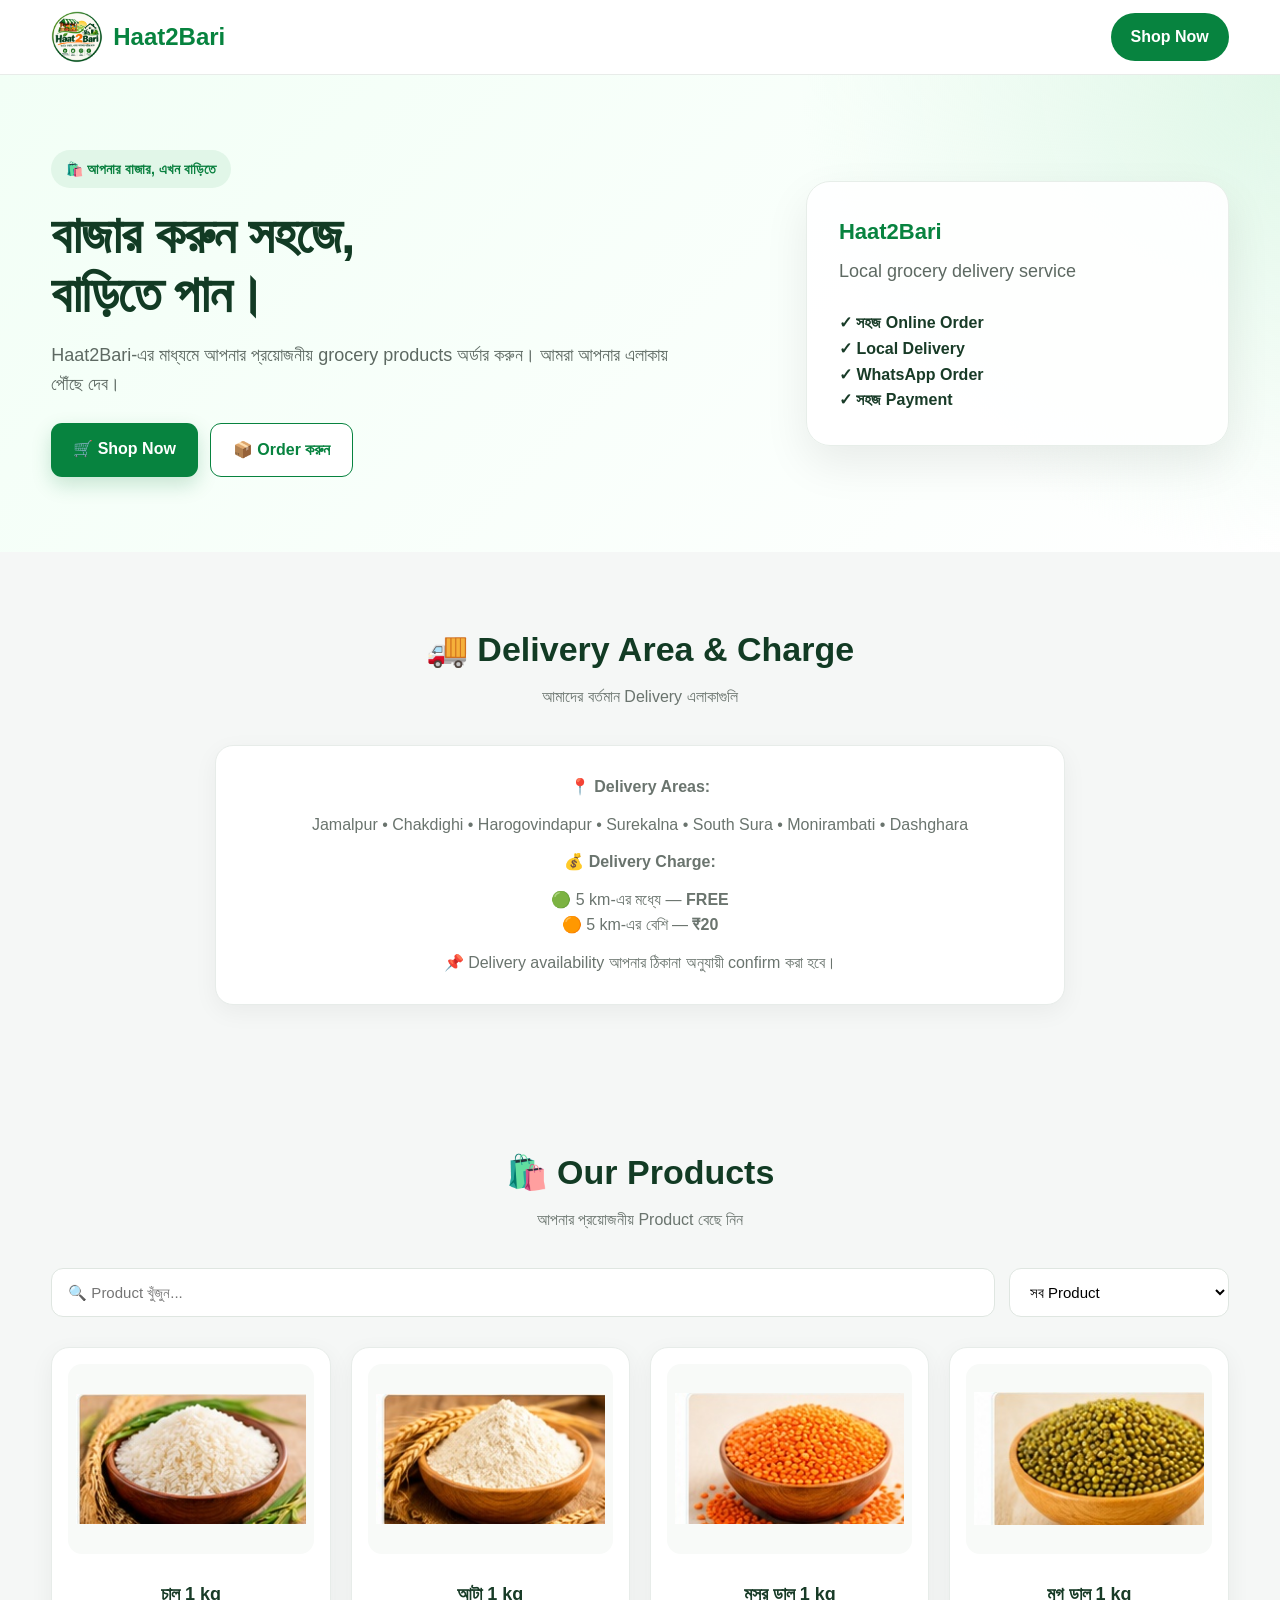
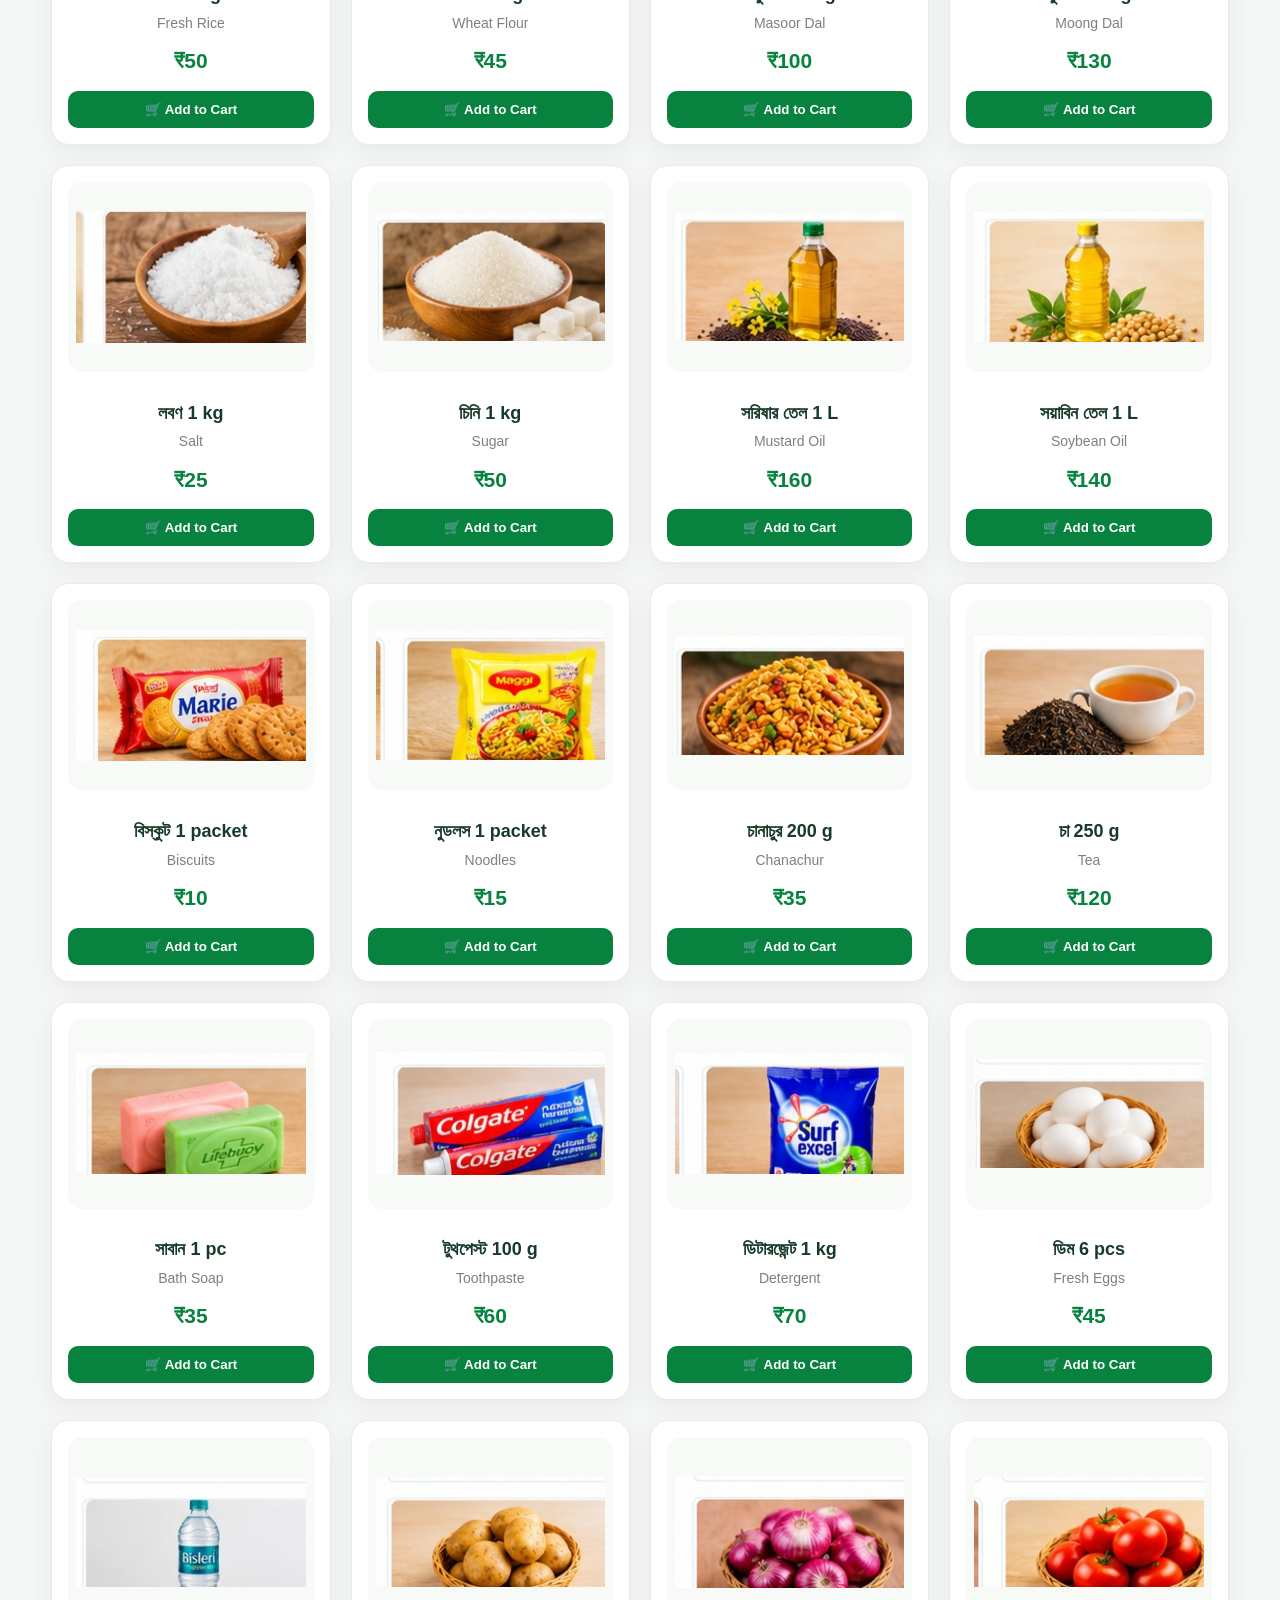
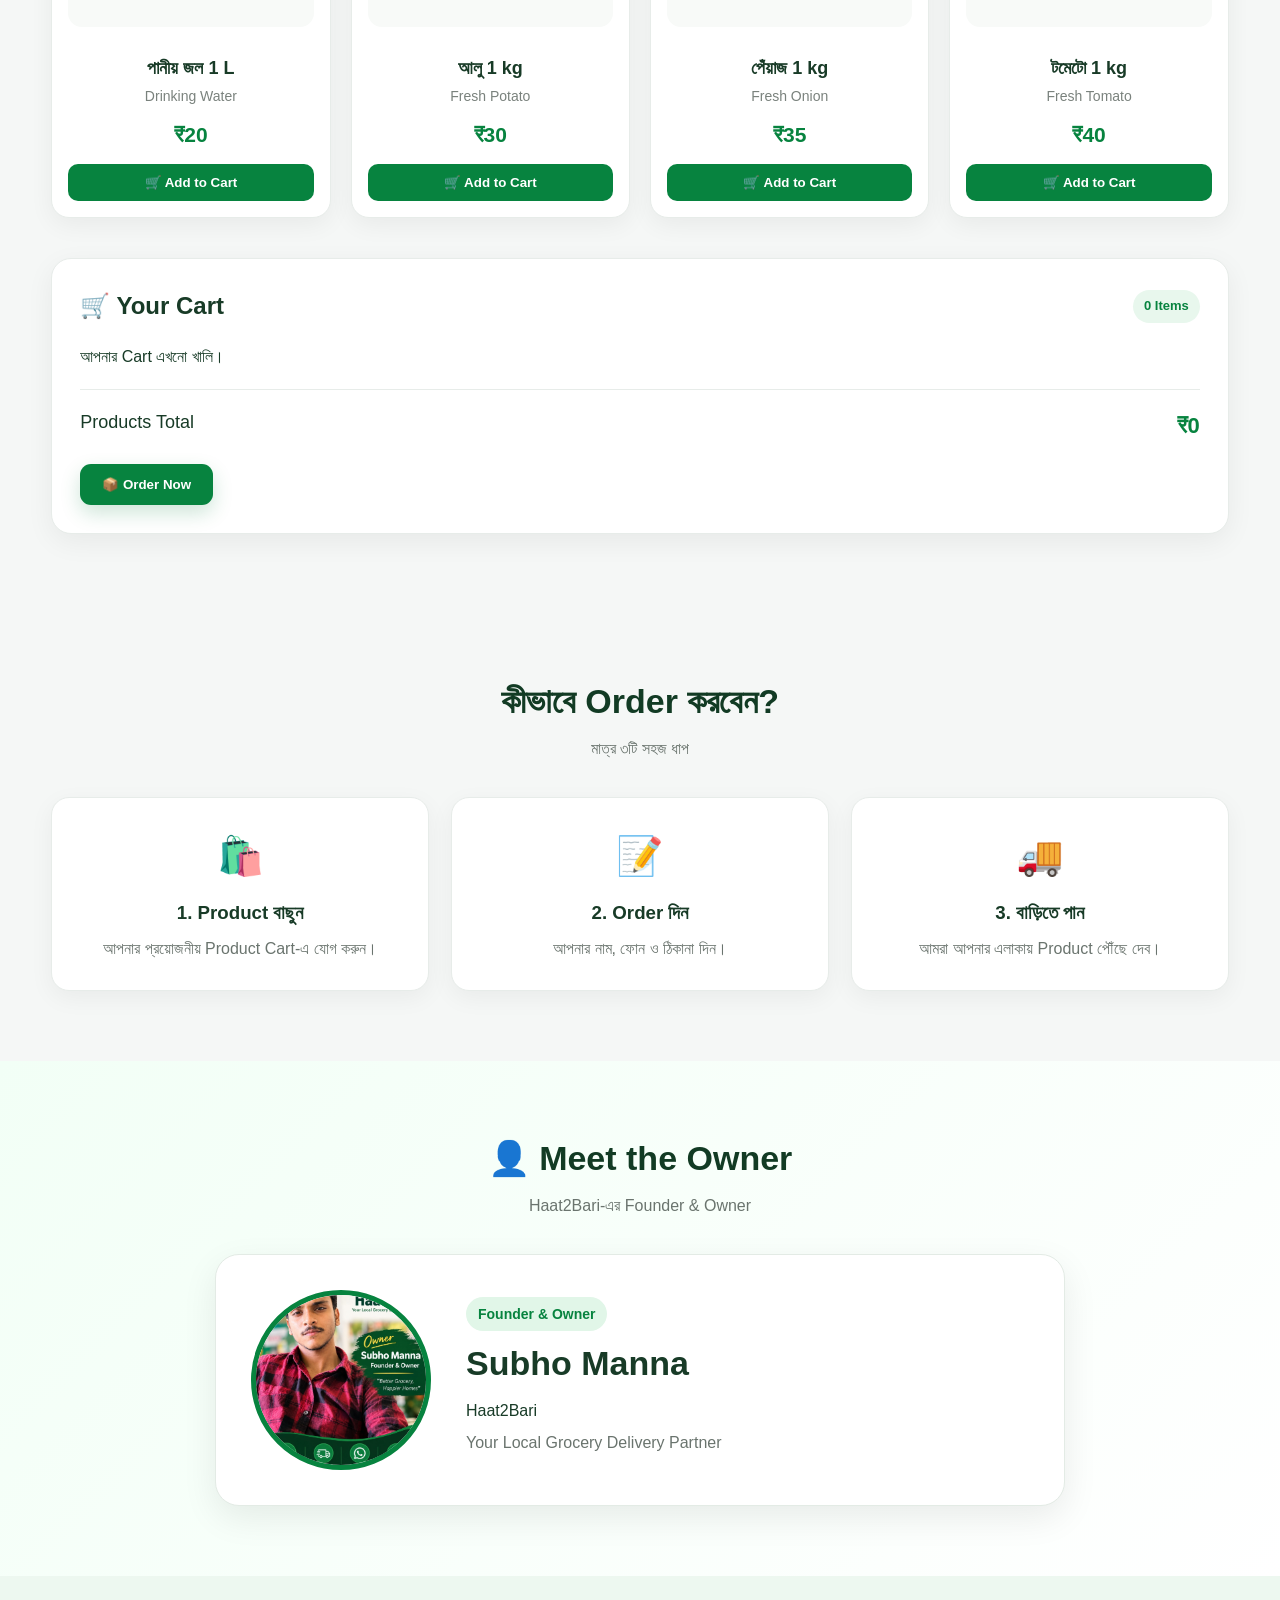
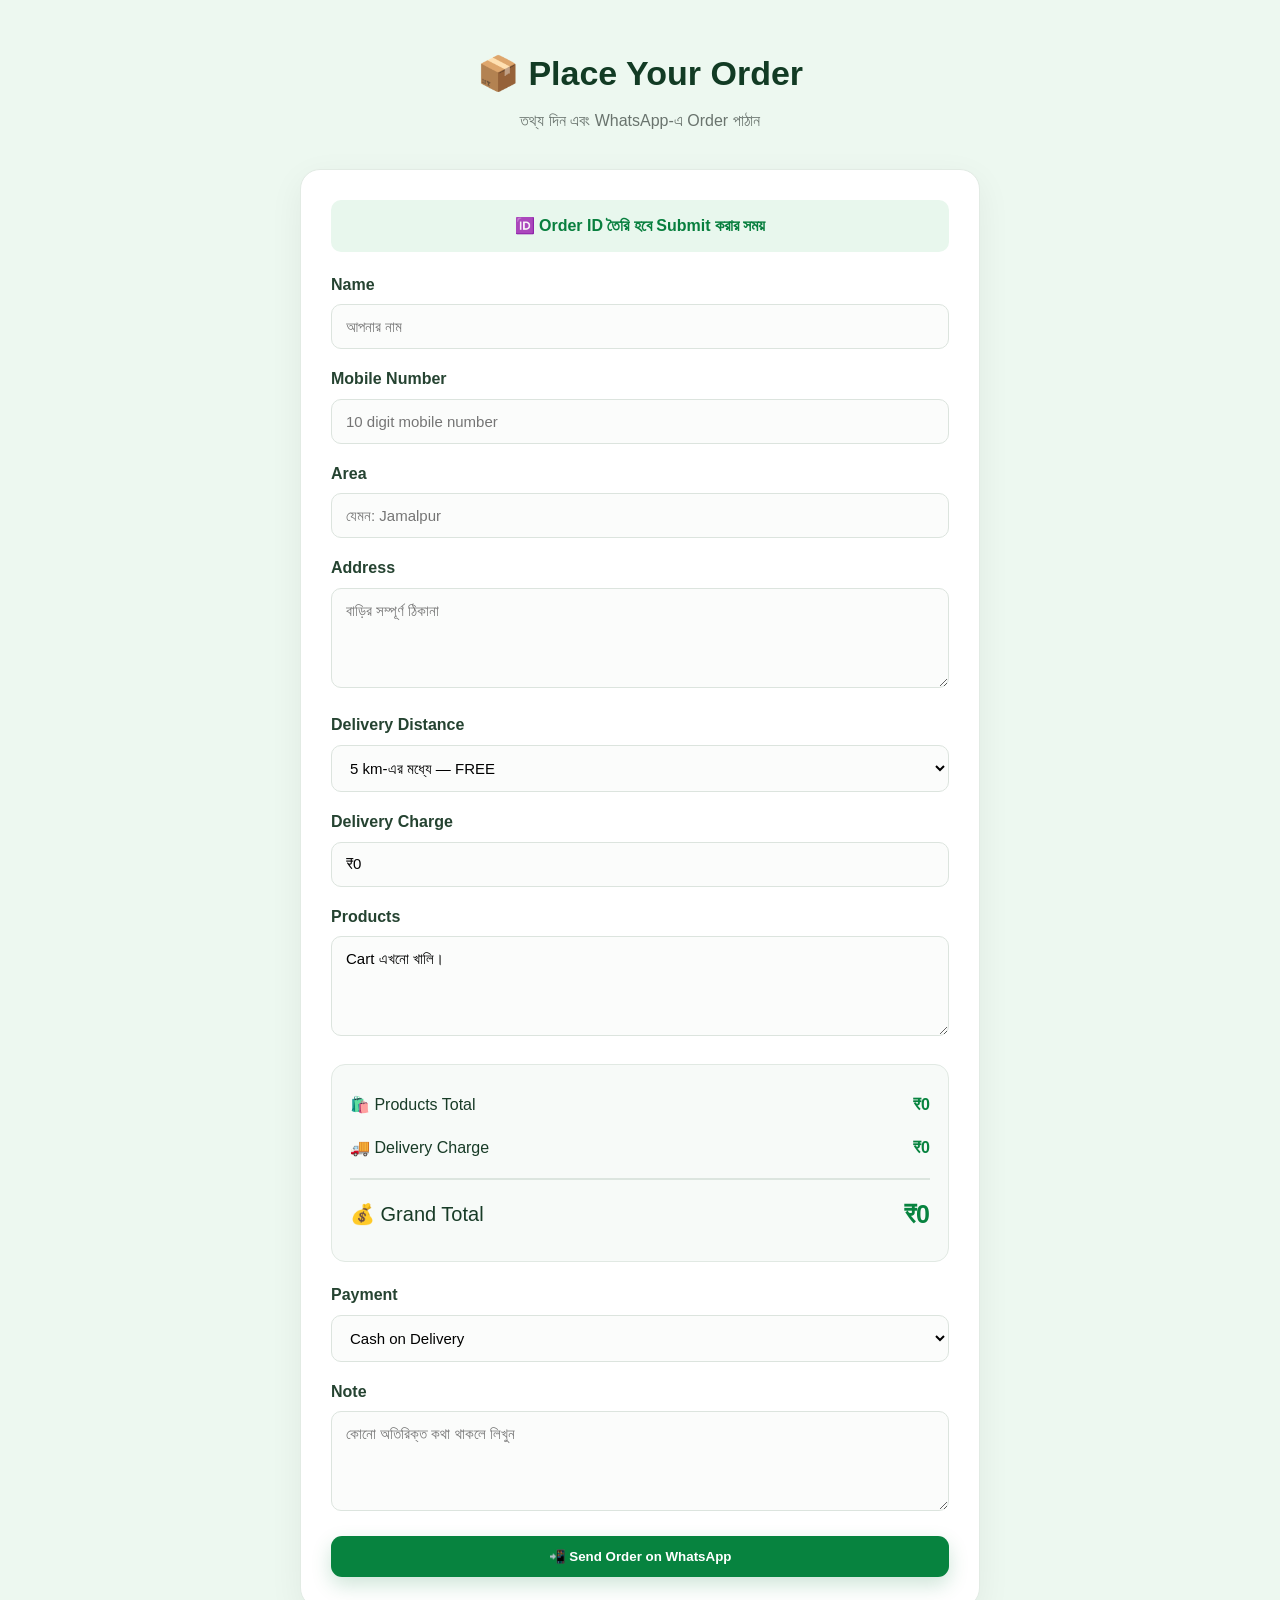
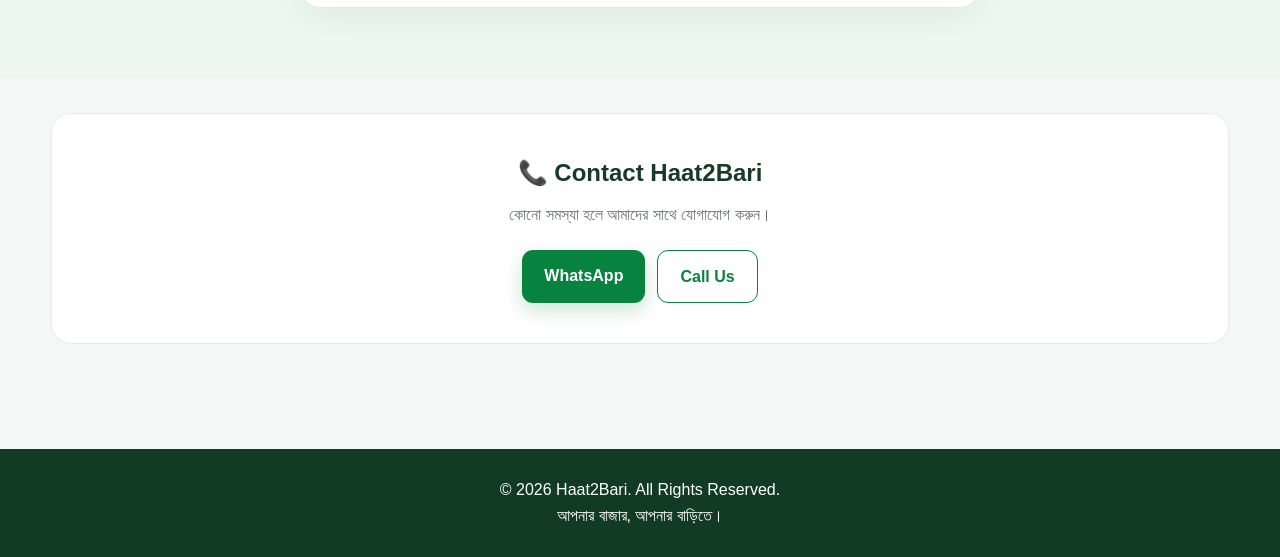
<file: index.html>
<!DOCTYPE html>
<html lang="bn">

<head>
  <meta charset="UTF-8">
  <meta name="viewport" content="width=device-width, initial-scale=1.0">

  <title>Haat2Bari - আপনার বাজার এখন বাড়িতে</title>

  <link rel="stylesheet" href="style.css?v=7">
</head>

<body>

  <!-- HEADER -->
  <header class="header">
    <div class="container nav">

      <a href="#home" class="brand">
        <img src="logo.png" alt="Haat2Bari Logo">
        <span>Haat2Bari</span>
      </a>

      <a href="#shop" class="nav-btn">
        Shop Now
      </a>

    </div>
  </header>


  <!-- HERO -->
  <section class="hero" id="home">

    <div class="container">

      <div class="hero-grid">

        <div>

          <span class="pill">
            🛍️ আপনার বাজার, এখন বাড়িতে
          </span>

          <h1>
            বাজার করুন সহজে,
            <br>
            বাড়িতে পান।
          </h1>

          <p>
            Haat2Bari-এর মাধ্যমে আপনার প্রয়োজনীয়
            grocery products অর্ডার করুন।
            আমরা আপনার এলাকায় পৌঁছে দেব।
          </p>

          <div class="hero-actions">

            <a href="#shop" class="primary">
              🛒 Shop Now
            </a>

            <a href="#order" class="secondary">
              📦 Order করুন
            </a>

          </div>

        </div>


        <div class="hero-card">

          <h3>Haat2Bari</h3>

          <p>
            Local grocery delivery service
          </p>

          <strong>✓ সহজ Online Order</strong>
          <br>

          <strong>✓ Local Delivery</strong>
          <br>

          <strong>✓ WhatsApp Order</strong>
          <br>

          <strong>✓ সহজ Payment</strong>

        </div>

      </div>

    </div>

  </section>


  <!-- DELIVERY AREA -->
  <section class="section" id="delivery">

    <div class="container">

      <div class="section-title">

        <h2>🚚 Delivery Area & Charge</h2>

        <p>
          আমাদের বর্তমান Delivery এলাকাগুলি
        </p>

      </div>

      <div class="card delivery-card">

        <p>
          <strong>📍 Delivery Areas:</strong>
        </p>

        <p>
          Jamalpur • Chakdighi • Harogovindapur • Surekalna
          • South Sura • Monirambati • Dashghara
        </p>

        <p>
          <strong>💰 Delivery Charge:</strong>
        </p>

        <p>
          🟢 5 km-এর মধ্যে — <strong>FREE</strong>
          <br>
          🟠 5 km-এর বেশি — <strong>₹20</strong>
        </p>

        <p class="last-text">
          📌 Delivery availability আপনার ঠিকানা অনুযায়ী confirm করা হবে।
        </p>

      </div>

    </div>

  </section>


  <!-- SHOP -->
  <section class="section" id="shop">

    <div class="container">

      <div class="section-title">

        <h2>🛍️ Our Products</h2>

        <p>
          আপনার প্রয়োজনীয় Product বেছে নিন
        </p>

      </div>


      <!-- SEARCH -->
      <div class="shop-tools">

        <input
          type="text"
          id="productSearch"
          placeholder="🔍 Product খুঁজুন..."
          autocomplete="off"
        >

        <select id="categoryFilter">

          <option value="all">সব Product</option>

          <option value="grocery">
            চাল, ডাল ও শস্য
          </option>

          <option value="oil">
            তেল ও মশলা
          </option>

          <option value="snacks">
            Snacks
          </option>

          <option value="personal">
            Personal Care
          </option>

          <option value="household">
            Household
          </option>

          <option value="drinks">
            Drinks
          </option>

          <option value="fresh">
            Fresh / সবজি
          </option>

        </select>

      </div>


      <!-- PRODUCTS -->
      <div class="product-grid" id="productGrid">

        <div class="product-card" data-category="grocery" data-search="চাল rice">
          <img class="product-image" src="images/01_chal_1kg.jpg" alt="চাল 1 kg">
          <h3>চাল 1 kg</h3>
          <p>Fresh Rice</p>
          <div class="product-price">₹50</div>
          <button class="add-cart" onclick="addToCart('চাল 1 kg', 50)">🛒 Add to Cart</button>
        </div>

        <div class="product-card" data-category="grocery" data-search="আটা atta wheat flour">
          <img class="product-image" src="images/02_ata_1kg.jpg" alt="আটা 1 kg">
          <h3>আটা 1 kg</h3>
          <p>Wheat Flour</p>
          <div class="product-price">₹45</div>
          <button class="add-cart" onclick="addToCart('আটা 1 kg', 45)">🛒 Add to Cart</button>
        </div>

        <div class="product-card" data-category="grocery" data-search="মসুর ডাল masoor dal">
          <img class="product-image" src="images/03_masur_dal_1kg.jpg" alt="মসুর ডাল 1 kg">
          <h3>মসুর ডাল 1 kg</h3>
          <p>Masoor Dal</p>
          <div class="product-price">₹100</div>
          <button class="add-cart" onclick="addToCart('মসুর ডাল 1 kg', 100)">🛒 Add to Cart</button>
        </div>

        <div class="product-card" data-category="grocery" data-search="মুগ ডাল moong dal">
          <img class="product-image" src="images/04_mug_dal_1kg.jpg" alt="মুগ ডাল 1 kg">
          <h3>মুগ ডাল 1 kg</h3>
          <p>Moong Dal</p>
          <div class="product-price">₹130</div>
          <button class="add-cart" onclick="addToCart('মুগ ডাল 1 kg', 130)">🛒 Add to Cart</button>
        </div>

        <div class="product-card" data-category="grocery" data-search="লবণ salt">
          <img class="product-image" src="images/05_lobon_1kg.jpg" alt="লবণ 1 kg">
          <h3>লবণ 1 kg</h3>
          <p>Salt</p>
          <div class="product-price">₹25</div>
          <button class="add-cart" onclick="addToCart('লবণ 1 kg', 25)">🛒 Add to Cart</button>
        </div>

        <div class="product-card" data-category="grocery" data-search="চিনি sugar">
          <img class="product-image" src="images/06_chini_1kg.jpg" alt="চিনি 1 kg">
          <h3>চিনি 1 kg</h3>
          <p>Sugar</p>
          <div class="product-price">₹50</div>
          <button class="add-cart" onclick="addToCart('চিনি 1 kg', 50)">🛒 Add to Cart</button>
        </div>

        <div class="product-card" data-category="oil" data-search="সরিষার তেল mustard oil">
          <img class="product-image" src="images/07_sorishar_tel_1l.jpg" alt="সরিষার তেল 1 L">
          <h3>সরিষার তেল 1 L</h3>
          <p>Mustard Oil</p>
          <div class="product-price">₹160</div>
          <button class="add-cart" onclick="addToCart('সরিষার তেল 1 L', 160)">🛒 Add to Cart</button>
        </div>

        <div class="product-card" data-category="oil" data-search="সয়াবিন তেল soybean oil">
          <img class="product-image" src="images/08_soyabin_tel_1l.jpg" alt="সয়াবিন তেল 1 L">
          <h3>সয়াবিন তেল 1 L</h3>
          <p>Soybean Oil</p>
          <div class="product-price">₹140</div>
          <button class="add-cart" onclick="addToCart('সয়াবিন তেল 1 L', 140)">🛒 Add to Cart</button>
        </div>

        <div class="product-card" data-category="snacks" data-search="বিস্কুট biscuit biscuits">
          <img class="product-image" src="images/09_biscuit_1packet.jpg" alt="বিস্কুট">
          <h3>বিস্কুট 1 packet</h3>
          <p>Biscuits</p>
          <div class="product-price">₹10</div>
          <button class="add-cart" onclick="addToCart('বিস্কুট 1 packet', 10)">🛒 Add to Cart</button>
        </div>

        <div class="product-card" data-category="snacks" data-search="নুডলস noodles">
          <img class="product-image" src="images/10_noodles_1packet.jpg" alt="নুডলস">
          <h3>নুডলস 1 packet</h3>
          <p>Noodles</p>
          <div class="product-price">₹15</div>
          <button class="add-cart" onclick="addToCart('নুডলস 1 packet', 15)">🛒 Add to Cart</button>
        </div>

        <div class="product-card" data-category="snacks" data-search="চানাচুর chanachur">
          <img class="product-image" src="images/11_chanachur_200g.jpg" alt="চানাচুর">
          <h3>চানাচুর 200 g</h3>
          <p>Chanachur</p>
          <div class="product-price">₹35</div>
          <button class="add-cart" onclick="addToCart('চানাচুর 200 g', 35)">🛒 Add to Cart</button>
        </div>

        <div class="product-card" data-category="snacks" data-search="চা tea">
          <img class="product-image" src="images/12_tea_250g.jpg" alt="চা">
          <h3>চা 250 g</h3>
          <p>Tea</p>
          <div class="product-price">₹120</div>
          <button class="add-cart" onclick="addToCart('চা 250 g', 120)">🛒 Add to Cart</button>
        </div>

        <div class="product-card" data-category="personal" data-search="সাবান soap">
          <img class="product-image" src="images/13_soap_1pc.jpg" alt="সাবান">
          <h3>সাবান 1 pc</h3>
          <p>Bath Soap</p>
          <div class="product-price">₹35</div>
          <button class="add-cart" onclick="addToCart('সাবান 1 pc', 35)">🛒 Add to Cart</button>
        </div>

        <div class="product-card" data-category="personal" data-search="টুথপেস্ট toothpaste">
          <img class="product-image" src="images/14_toothpaste_100g.jpg" alt="টুথপেস্ট">
          <h3>টুথপেস্ট 100 g</h3>
          <p>Toothpaste</p>
          <div class="product-price">₹60</div>
          <button class="add-cart" onclick="addToCart('টুথপেস্ট 100 g', 60)">🛒 Add to Cart</button>
        </div>

        <div class="product-card" data-category="household" data-search="ডিটারজেন্ট detergent">
          <img class="product-image" src="images/15_detergent_1kg.jpg" alt="ডিটারজেন্ট">
          <h3>ডিটারজেন্ট 1 kg</h3>
          <p>Detergent</p>
          <div class="product-price">₹70</div>
          <button class="add-cart" onclick="addToCart('ডিটারজেন্ট 1 kg', 70)">🛒 Add to Cart</button>
        </div>

        <div class="product-card" data-category="fresh" data-search="ডিম egg eggs">
          <img class="product-image" src="images/16_egg_6pcs.jpg" alt="ডিম">
          <h3>ডিম 6 pcs</h3>
          <p>Fresh Eggs</p>
          <div class="product-price">₹45</div>
          <button class="add-cart" onclick="addToCart('ডিম 6 pcs', 45)">🛒 Add to Cart</button>
        </div>

        <div class="product-card" data-category="drinks" data-search="পানীয় জল water">
          <img class="product-image" src="images/17_water_1l.jpg" alt="পানীয় জল">
          <h3>পানীয় জল 1 L</h3>
          <p>Drinking Water</p>
          <div class="product-price">₹20</div>
          <button class="add-cart" onclick="addToCart('পানীয় জল 1 L', 20)">🛒 Add to Cart</button>
        </div>

        <div class="product-card" data-category="fresh" data-search="আলু potato">
          <img class="product-image" src="images/18_aloo_1kg.jpg" alt="আলু">
          <h3>আলু 1 kg</h3>
          <p>Fresh Potato</p>
          <div class="product-price">₹30</div>
          <button class="add-cart" onclick="addToCart('আলু 1 kg', 30)">🛒 Add to Cart</button>
        </div>

        <div class="product-card" data-category="fresh" data-search="পেঁয়াজ onion">
          <img class="product-image" src="images/19_piyaj_1kg.jpg" alt="পেঁয়াজ">
          <h3>পেঁয়াজ 1 kg</h3>
          <p>Fresh Onion</p>
          <div class="product-price">₹35</div>
          <button class="add-cart" onclick="addToCart('পেঁয়াজ 1 kg', 35)">🛒 Add to Cart</button>
        </div>

        <div class="product-card" data-category="fresh" data-search="টমেটো tomato">
          <img class="product-image" src="images/20_tomato_1kg.jpg" alt="টমেটো">
          <h3>টমেটো 1 kg</h3>
          <p>Fresh Tomato</p>
          <div class="product-price">₹40</div>
          <button class="add-cart" onclick="addToCart('টমেটো 1 kg', 40)">🛒 Add to Cart</button>
        </div>

      </div>


      <div id="noProducts" class="no-products">
        😕 কোনো Product পাওয়া যায়নি।
      </div>


      <!-- CART -->
      <div class="cart-box" id="cart">

        <div class="cart-heading">
          <h2>🛒 Your Cart</h2>
          <span id="cartCount">0 Items</span>
        </div>

        <div id="cartItems">
          <p>আপনার Cart এখনো খালি।</p>
        </div>

        <div class="cart-total-row">
          <span>Products Total</span>
          <strong>₹<span id="cartTotal">0</span></strong>
        </div>

        <button
          type="button"
          class="primary order-cart-btn"
          onclick="goToOrder()"
        >
          📦 Order Now
        </button>

      </div>

    </div>

  </section>


  <!-- HOW IT WORKS -->
  <section class="section">

    <div class="container">

      <div class="section-title">
        <h2>কীভাবে Order করবেন?</h2>
        <p>মাত্র ৩টি সহজ ধাপ</p>
      </div>

      <div class="steps">

        <div class="card">
          <div class="icon">🛍️</div>
          <h3>1. Product বাছুন</h3>
          <p>আপনার প্রয়োজনীয় Product Cart-এ যোগ করুন।</p>
        </div>

        <div class="card">
          <div class="icon">📝</div>
          <h3>2. Order দিন</h3>
          <p>আপনার নাম, ফোন ও ঠিকানা দিন।</p>
        </div>

        <div class="card">
          <div class="icon">🚚</div>
          <h3>3. বাড়িতে পান</h3>
          <p>আমরা আপনার এলাকায় Product পৌঁছে দেব।</p>
        </div>

      </div>

    </div>

  </section>


  <!-- OWNER -->
  <section class="section owner-section">

    <div class="container">

      <div class="section-title">
        <h2>👤 Meet the Owner</h2>
        <p>Haat2Bari-এর Founder & Owner</p>
      </div>

      <div class="owner-card">

        <img
          src="owner-photo.jpg?v=1"
          alt="Subho Manna - Founder & Owner"
          class="owner-photo"
        >

        <div class="owner-info">

          <span class="owner-label">
            Founder & Owner
          </span>

          <h2>
            Subho Manna
          </h2>

          <p>
            Haat2Bari
          </p>

          <p class="owner-text">
            Your Local Grocery Delivery Partner
          </p>

        </div>

      </div>

    </div>

  </section>


  <!-- ORDER -->
  <section class="section order-section" id="order">

    <div class="container">

      <div class="section-title">

        <h2>📦 Place Your Order</h2>

        <p>
          তথ্য দিন এবং WhatsApp-এ Order পাঠান
        </p>

      </div>


      <form
        class="order-form"
        id="orderForm"
      >

        <div class="order-id-box" id="orderIdPreview">
          🆔 Order ID তৈরি হবে Submit করার সময়
        </div>


        <label>
          Name

          <input
            type="text"
            id="name"
            placeholder="আপনার নাম"
            required
          >

        </label>


        <label>
          Mobile Number

          <input
            type="tel"
            id="phone"
            placeholder="10 digit mobile number"
            inputmode="numeric"
            maxlength="10"
            required
          >

        </label>


        <label>
          Area

          <input
            type="text"
            id="area"
            placeholder="যেমন: Jamalpur"
            required
          >

        </label>


        <label>
          Address

          <textarea
            id="address"
            placeholder="বাড়ির সম্পূর্ণ ঠিকানা"
            required
          ></textarea>

        </label>


        <label>
          Delivery Distance

          <select id="deliveryDistance">

            <option value="0">
              5 km-এর মধ্যে — FREE
            </option>

            <option value="20">
              5 km-এর বেশি — ₹20
            </option>

          </select>

        </label>


        <label>
          Delivery Charge

          <input
            type="text"
            id="deliveryCharge"
            value="₹0"
            readonly
          >

        </label>


        <label>
          Products

          <textarea
            id="productsInput"
            placeholder="Cart থেকে Product এখানে আসবে"
            readonly
          ></textarea>

        </label>


        <!-- ORDER TOTAL -->

        <div class="order-total-box">

          <div>
            <span>🛍️ Products Total</span>

            <strong>
              ₹<span id="orderProductsTotal">0</span>
            </strong>
          </div>


          <div>
            <span>🚚 Delivery Charge</span>

            <strong>
              ₹<span id="orderDeliveryTotal">0</span>
            </strong>
          </div>


          <div class="grand-total">

            <span>💰 Grand Total</span>

            <strong>
              ₹<span id="orderGrandTotal">0</span>
            </strong>

          </div>

        </div>


        <label>
          Payment

          <select id="payment">

            <option value="Cash on Delivery">
              Cash on Delivery
            </option>

            <option value="UPI">
              UPI
            </option>

          </select>

        </label>


        <label>
          Note

          <textarea
            id="note"
            placeholder="কোনো অতিরিক্ত কথা থাকলে লিখুন"
          ></textarea>

        </label>


        <button
          type="submit"
          class="primary"
        >
          📲 Send Order on WhatsApp
        </button>

      </form>

    </div>

  </section>


  <!-- CONTACT -->
  <section class="section contact" id="contact">

    <div class="container">

      <div class="contact-box">

        <h2>📞 Contact Haat2Bari</h2>

        <p>
          কোনো সমস্যা হলে আমাদের সাথে যোগাযোগ করুন।
        </p>

        <div class="contact-actions">

          <a
            href="https://wa.me/919832495276"
            target="_blank"
            rel="noopener"
            class="primary"
          >
            WhatsApp
          </a>

          <a
            href="tel:+919832495276"
            class="secondary"
          >
            Call Us
          </a>

        </div>

      </div>

    </div>

  </section>


  <!-- FOOTER -->
  <footer class="footer">

    <p>
      © 2026 Haat2Bari. All Rights Reserved.
    </p>

    <p>
      আপনার বাজার, আপনার বাড়িতে।
    </p>

  </footer>


  <!-- =========================================
       ORDER SUCCESS POPUP
  ========================================= -->

  <div
    id="orderSuccessPopup"
    class="success-overlay"
  >

    <div class="success-popup">

      <div class="success-icon">
        ✓
      </div>

      <h2>
        Order Placed! 🎉
      </h2>

      <p class="success-message">
        আপনার Order সফলভাবে তৈরি হয়েছে।
      </p>


      <div class="success-order-id">

        <span>
          🆔 Order ID
        </span>

        <strong id="successOrderID">
          HB-000000
        </strong>

      </div>


      <div class="success-total">

        <span>
          💰 Grand Total
        </span>

        <strong>
          ₹<span id="successGrandTotal">0</span>
        </strong>

      </div>


      <div class="success-whatsapp">
        📲 WhatsApp-এ আপনার Order পাঠানো হয়েছে।
      </div>


      <button
        type="button"
        class="primary success-close-btn"
        onclick="closeOrderSuccess()"
      >
        ✓ Done
      </button>

    </div>

  </div>


  <!-- JAVASCRIPT -->

  <script src="script.js?v=7"></script>

</body>

</html>
</file>
<file: style.css>
* {
  box-sizing: border-box;
  margin: 0;
  padding: 0;
}

html {
  scroll-behavior: smooth;
}

body {
  font-family: Arial, Helvetica, sans-serif;
  background: #f5f7f6;
  color: #183b27;
  line-height: 1.6;
}

a {
  text-decoration: none;
  color: inherit;
}

button,
input,
textarea,
select {
  font-family: inherit;
}

.container {
  width: 92%;
  max-width: 1180px;
  margin: auto;
}


/* HEADER */

.header {
  position: sticky;
  top: 0;
  z-index: 1000;
  background: rgba(255,255,255,0.96);
  backdrop-filter: blur(10px);
  border-bottom: 1px solid #e8ece9;
}

.nav {
  min-height: 74px;
  display: flex;
  align-items: center;
  justify-content: space-between;
}

.brand {
  display: flex;
  align-items: center;
  gap: 10px;
  font-size: 24px;
  font-weight: 800;
  color: #07833f;
}

.brand img {
  width: 52px;
  height: 52px;
  object-fit: contain;
}

.nav-btn {
  background: #07833f;
  color: white;
  padding: 11px 20px;
  border-radius: 30px;
  font-weight: 700;
  transition: 0.25s;
}

.nav-btn:hover {
  background: #056a33;
  transform: translateY(-2px);
}


/* HERO */

.hero {
  padding: 75px 0;
  background:
    radial-gradient(circle at top right, #dff7e7, transparent 35%),
    linear-gradient(135deg, #f2fff6, #ffffff);
}

.hero-grid {
  display: grid;
  grid-template-columns: 1.25fr 0.75fr;
  gap: 50px;
  align-items: center;
}

.pill {
  display: inline-block;
  background: #e1f6e8;
  color: #087f3e;
  padding: 8px 15px;
  border-radius: 30px;
  margin-bottom: 18px;
  font-size: 14px;
  font-weight: 700;
}

.hero h1 {
  font-size: 52px;
  line-height: 1.12;
  margin-bottom: 18px;
  color: #123b24;
  letter-spacing: -1px;
}

.hero > .container > .hero-grid > div > p {
  font-size: 18px;
  color: #5d6962;
  max-width: 650px;
  margin-bottom: 25px;
}

.hero-actions {
  display: flex;
  gap: 12px;
  flex-wrap: wrap;
}

.primary,
.secondary {
  display: inline-block;
  padding: 13px 22px;
  border-radius: 11px;
  font-weight: 700;
  border: none;
  cursor: pointer;
  transition: 0.25s;
}

.primary {
  background: #07833f;
  color: white;
  box-shadow: 0 8px 20px rgba(8,127,62,0.20);
}

.primary:hover {
  background: #056a33;
  transform: translateY(-2px);
}

.secondary {
  background: white;
  color: #07833f;
  border: 1px solid #07833f;
}

.secondary:hover {
  background: #eaf8ef;
}


/* HERO CARD */

.hero-card {
  background: rgba(255,255,255,0.92);
  padding: 32px;
  border-radius: 24px;
  border: 1px solid #e7eee9;
  box-shadow: 0 18px 45px rgba(0,0,0,0.08);
}

.hero-card h3 {
  color: #07833f;
  font-size: 22px;
  margin-bottom: 7px;
}

.hero-card p {
  color: #6a746e;
  margin-bottom: 20px;
}


/* SECTION */

.section {
  padding: 70px 0;
}

.section-title {
  text-align: center;
  margin-bottom: 35px;
}

.section-title h2 {
  font-size: 34px;
  margin-bottom: 8px;
  color: #123b24;
}

.section-title p {
  color: #6a746e;
}


/* DELIVERY */

.delivery-card {
  max-width: 850px;
  margin: 0 auto;
  text-align: left;
}

.delivery-card p {
  margin-bottom: 12px;
}

.delivery-card .last-text {
  margin-bottom: 0;
}


/* SHOP TOOLS */

.shop-tools {
  display: grid;
  grid-template-columns: 1fr 220px;
  gap: 14px;
  margin-bottom: 30px;
}

.shop-tools input,
.shop-tools select {
  width: 100%;
  padding: 14px 16px;
  background: white;
  border: 1px solid #dfe6e1;
  border-radius: 12px;
  outline: none;
  font-size: 15px;
}

.shop-tools input:focus,
.shop-tools select:focus {
  border-color: #07833f;
}


/* PRODUCTS */

.product-grid {
  display: grid;
  grid-template-columns: repeat(4, 1fr);
  gap: 20px;
}

.product-card {
  background: white;
  padding: 16px;
  border-radius: 18px;
  text-align: center;
  border: 1px solid #e7ece9;
  box-shadow: 0 7px 25px rgba(0,0,0,0.055);
  transition: 0.25s;
  overflow: hidden;
}

.product-card:hover {
  transform: translateY(-6px);
  box-shadow: 0 14px 32px rgba(0,0,0,0.10);
}

.product-image {
  width: 100%;
  height: 190px;
  object-fit: contain;
  background: #f8faf8;
  border-radius: 14px;
  margin-bottom: 12px;
  padding: 8px;
}

.product-card h3 {
  margin: 7px 0 3px;
  font-size: 18px;
}

.product-card p {
  margin: 3px 0;
  color: #7a827d;
  font-size: 14px;
}

.product-price {
  font-size: 21px;
  font-weight: 800;
  margin: 10px 0 13px;
  color: #07833f;
}

.add-cart {
  width: 100%;
  background: #07833f;
  color: white;
  border: none;
  padding: 11px 14px;
  border-radius: 10px;
  cursor: pointer;
  font-weight: 700;
}

.add-cart:hover {
  background: #056a33;
}


/* NO PRODUCTS */

.no-products {
  display: none;
  background: white;
  border: 1px solid #e7ece9;
  border-radius: 15px;
  padding: 25px;
  text-align: center;
  color: #6a746e;
}


/* CART */

.cart-box {
  background: white;
  margin-top: 40px;
  padding: 28px;
  border-radius: 20px;
  border: 1px solid #e7ece9;
  box-shadow: 0 8px 28px rgba(0,0,0,0.06);
}

.cart-heading {
  display: flex;
  justify-content: space-between;
  align-items: center;
  margin-bottom: 18px;
}

#cartCount {
  background: #e8f7ed;
  color: #07833f;
  padding: 6px 11px;
  border-radius: 20px;
  font-size: 13px;
  font-weight: 700;
}

.cart-item {
  display: flex;
  justify-content: space-between;
  align-items: center;
  gap: 15px;
  padding: 15px 0;
  border-bottom: 1px solid #edf0ee;
}

.cart-buttons {
  display: flex;
  align-items: center;
  gap: 8px;
}

.qty-btn,
.remove-btn {
  border: none;
  cursor: pointer;
  border-radius: 8px;
  font-weight: bold;
}

.qty-btn {
  width: 32px;
  height: 32px;
  background: #e8f7ed;
  color: #07833f;
}

.remove-btn {
  width: 32px;
  height: 32px;
  background: #ffe9e9;
  color: #d33;
}

.cart-total-row {
  display: flex;
  justify-content: space-between;
  margin-top: 20px;
  padding-top: 18px;
  border-top: 1px solid #e7ece9;
  font-size: 18px;
}

.cart-total-row strong {
  color: #07833f;
  font-size: 22px;
}

.order-cart-btn {
  margin-top: 20px;
}


/* STEPS */

.steps {
  display: grid;
  grid-template-columns: repeat(3, 1fr);
  gap: 22px;
}

.card {
  background: white;
  padding: 28px;
  border-radius: 18px;
  text-align: center;
  border: 1px solid #e7ece9;
  box-shadow: 0 7px 25px rgba(0,0,0,0.05);
}

.icon {
  font-size: 38px;
  margin-bottom: 12px;
}

.card h3 {
  margin-bottom: 8px;
}

.card p {
  color: #6a746e;
}


/* OWNER */

.owner-section {
  background: linear-gradient(135deg, #f2fff6, #ffffff);
}

.owner-card {
  max-width: 850px;
  margin: 0 auto;
  padding: 35px;
  background: white;
  border: 1px solid #e3ebe5;
  border-radius: 24px;
  display: flex;
  align-items: center;
  gap: 35px;
  box-shadow: 0 12px 35px rgba(0,0,0,0.08);
}

.owner-photo {
  width: 180px;
  height: 180px;
  object-fit: cover;
  border-radius: 50%;
  border: 5px solid #07833f;
  flex-shrink: 0;
}

.owner-info {
  text-align: left;
}

.owner-label {
  display: inline-block;
  background: #e1f6e8;
  color: #07833f;
  padding: 6px 12px;
  border-radius: 20px;
  font-size: 14px;
  font-weight: 800;
}

.owner-info h2 {
  margin: 5px 0;
  font-size: 34px;
}

.owner-info p {
  margin: 7px 0;
}

.owner-text {
  color: #6a746e !important;
}


/* ORDER */

.order-section {
  background: #edf8f0;
}

.order-form {
  max-width: 680px;
  margin: auto;
  background: white;
  padding: 30px;
  border-radius: 20px;
  border: 1px solid #e2ebe4;
  box-shadow: 0 10px 35px rgba(0,0,0,0.06);
}

.order-form label {
  display: block;
  margin-bottom: 17px;
  font-weight: 700;
  color: #254331;
}

.order-form input,
.order-form textarea,
.order-form select {
  width: 100%;
  padding: 13px 14px;
  margin-top: 7px;
  border: 1px solid #dce4de;
  border-radius: 10px;
  outline: none;
  font-size: 15px;
  background: #fbfcfb;
}

.order-form textarea {
  min-height: 100px;
  resize: vertical;
}

.order-form button {
  width: 100%;
}

.order-id-box {
  background: #e8f7ed;
  color: #087f3e;
  padding: 13px 15px;
  border-radius: 10px;
  margin-bottom: 20px;
  text-align: center;
  font-weight: 700;
}


/* TOTAL BOX */

.order-total-box {
  margin: 20px 0;
  padding: 18px;
  border-radius: 14px;
  background: #f7faf8;
  border: 1px solid #e1e9e3;
}

.order-total-box > div {
  display: flex;
  justify-content: space-between;
  align-items: center;
  padding: 9px 0;
}

.order-total-box > div strong {
  color: #07833f;
}

.order-total-box .grand-total {
  margin-top: 8px;
  padding-top: 14px;
  border-top: 2px solid #dce5df;
  font-size: 20px;
}

.order-total-box .grand-total strong {
  font-size: 25px;
}


/* CONTACT */

.contact {
  padding-top: 35px;
}

.contact-box {
  text-align: center;
  background: white;
  padding: 40px 25px;
  border-radius: 20px;
  border: 1px solid #e7ece9;
}

.contact-box p {
  color: #6a746e;
  margin: 10px 0 22px;
}

.contact-actions {
  display: flex;
  justify-content: center;
  gap: 12px;
  flex-wrap: wrap;
}


/* FOOTER */

.footer {
  background: #123b24;
  color: white;
  text-align: center;
  padding: 28px 15px;
  margin-top: 35px;
}


/* SUCCESS POPUP */

.success-overlay {
  position: fixed;
  inset: 0;
  width: 100%;
  height: 100%;

  background: rgba(0,0,0,0.65);

  display: none;

  align-items: center;
  justify-content: center;

  z-index: 99999;

  padding: 20px;
}

.success-overlay.show {
  display: flex;
}

.success-popup {
  width: 100%;
  max-width: 430px;

  background: white;

  border-radius: 24px;

  padding: 30px 22px;

  text-align: center;

  box-shadow: 0 25px 70px rgba(0,0,0,0.25);

  animation: successPopupIn 0.3s ease;
}

.success-icon {
  width: 72px;
  height: 72px;

  margin: 0 auto 16px;

  display: flex;
  align-items: center;
  justify-content: center;

  border-radius: 50%;

  background: #07833f;
  color: white;

  font-size: 42px;
  font-weight: 800;
}

.success-popup h2 {
  color: #123b24;
  font-size: 27px;
  margin-bottom: 8px;
}

.success-message {
  color: #6a746e;
  margin-bottom: 20px;
}

.success-order-id,
.success-total {
  display: flex;
  align-items: center;
  justify-content: space-between;

  gap: 10px;

  padding: 14px 15px;

  margin-top: 10px;

  border-radius: 12px;

  background: #f5f8f6;

  border: 1px solid #e4ebe6;

  text-align: left;
}

.success-order-id strong {
  color: #07833f;
  font-size: 14px;
}

.success-total strong {
  color: #07833f;
  font-size: 22px;
}

.success-whatsapp {
  margin: 18px 0;
  padding: 12px;

  border-radius: 10px;

  background: #e8f7ed;
  color: #087f3e;

  font-size: 14px;
  font-weight: 600;
}

.success-close-btn {
  width: 100%;
}


/* ANIMATION */

@keyframes successPopupIn {

  from {
    opacity: 0;
    transform: scale(0.90) translateY(15px);
  }

  to {
    opacity: 1;
    transform: scale(1) translateY(0);
  }

}


/* TABLET */

@media (max-width: 900px) {

  .hero-grid {
    grid-template-columns: 1fr;
  }

  .hero h1 {
    font-size: 43px;
  }

  .product-grid {
    grid-template-columns: repeat(3, 1fr);
  }

  .steps {
    grid-template-columns: 1fr;
  }

}


/* MOBILE */

@media (max-width: 650px) {

  .container {
    width: 94%;
  }

  .brand {
    font-size: 19px;
  }

  .brand img {
    width: 45px;
    height: 45px;
  }

  .nav-btn {
    padding: 8px 13px;
    font-size: 13px;
  }

  .hero {
    padding: 48px 0;
  }

  .hero h1 {
    font-size: 34px;
  }

  .hero > .container > .hero-grid > div > p {
    font-size: 15px;
  }

  .section {
    padding: 50px 0;
  }

  .section-title h2 {
    font-size: 28px;
  }

  .shop-tools {
    grid-template-columns: 1fr;
  }

  .product-grid {
    grid-template-columns: repeat(2, 1fr);
    gap: 12px;
  }

  .product-card {
    padding: 11px;
    border-radius: 14px;
  }

  .product-image {
    height: 145px;
  }

  .product-card h3 {
    font-size: 15px;
  }

  .product-card p {
    font-size: 12px;
  }

  .product-price {
    font-size: 17px;
  }

  .add-cart {
    font-size: 12px;
    padding: 9px 7px;
  }

  .cart-box {
    padding: 18px;
  }

  .cart-item {
    align-items: flex-start;
    flex-direction: column;
  }

  .cart-buttons {
    width: 100%;
  }

  .order-form {
    padding: 20px;
  }

  .hero-card {
    padding: 23px;
  }

  .owner-card {
    flex-direction: column;
    text-align: center;
    padding: 28px 20px;
    gap: 20px;
  }

  .owner-photo {
    width: 145px;
    height: 145px;
  }

  .owner-info {
    text-align: center;
  }

  .owner-info h2 {
    font-size: 27px;
  }

  .success-popup {
    padding: 25px 17px;
  }

}


/* SMALL MOBILE */

@media (max-width: 380px) {

  .product-grid {
    gap: 8px;
  }

  .product-image {
    height: 125px;
  }

  .product-card h3 {
    font-size: 14px;
  }

  .product-price {
    font-size: 16px;
  }

  .hero h1 {
    font-size: 30px;
  }

}
</file>
